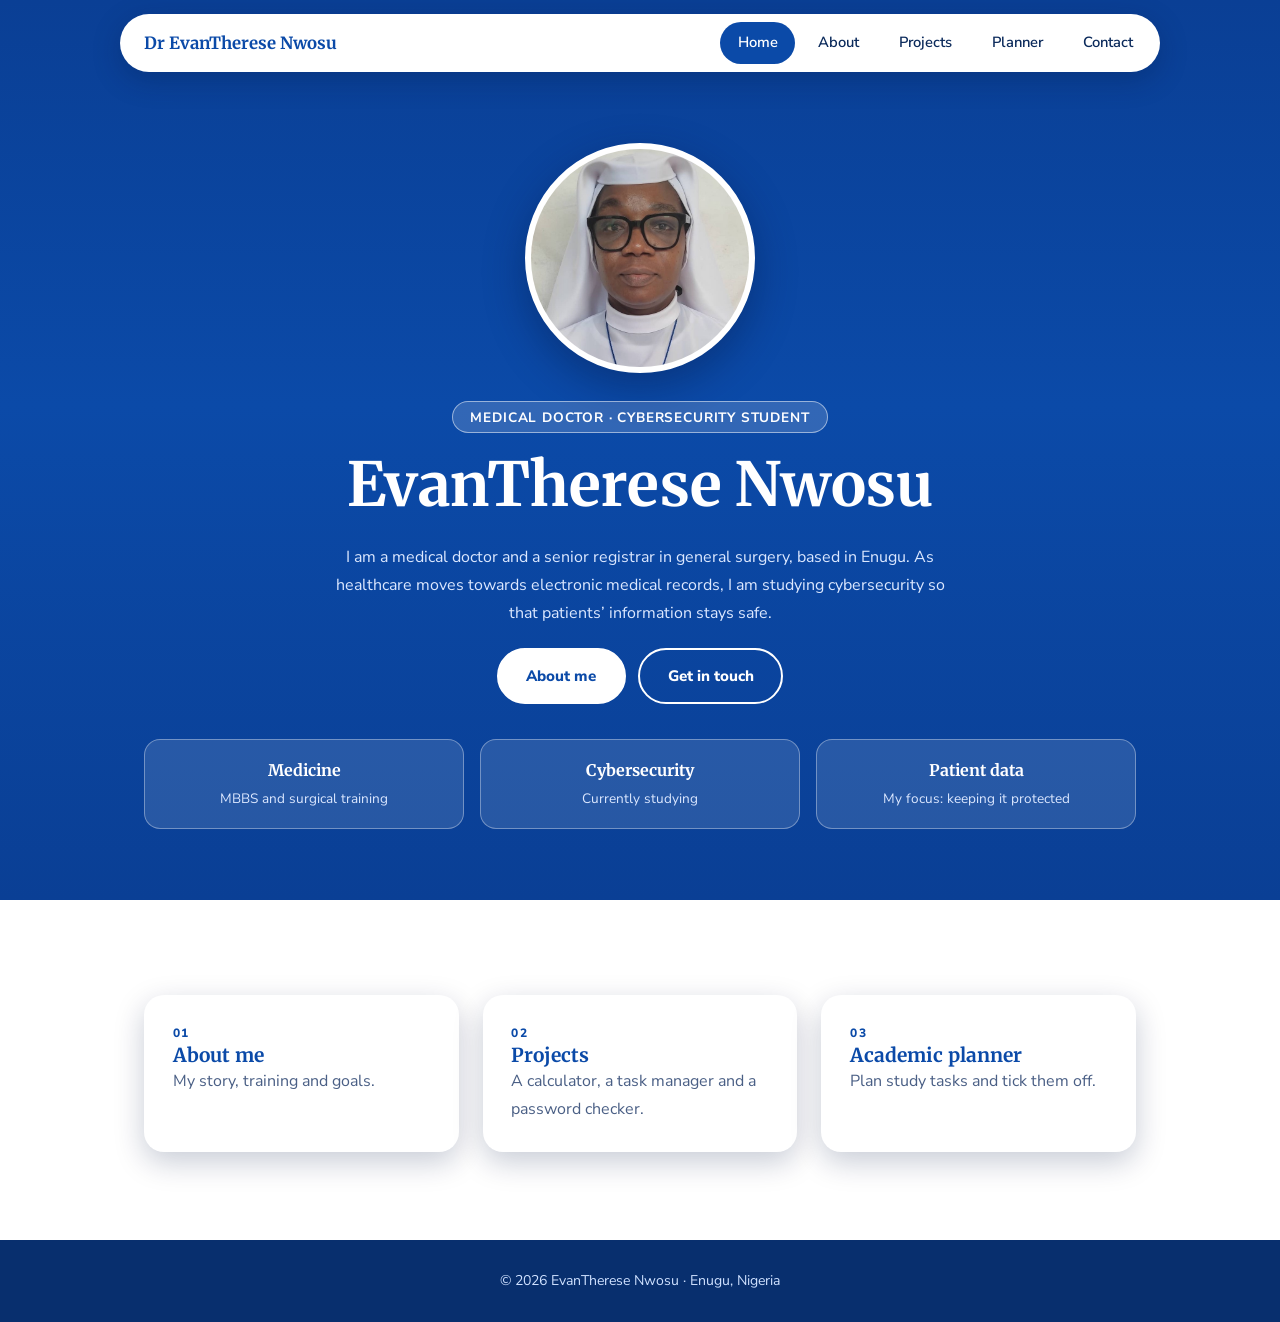
<file: index.html>
<!DOCTYPE html>
<html lang="en">
<head>
<meta charset="UTF-8">
<meta name="viewport" content="width=device-width, initial-scale=1">
<title>Home | EvanTherese Nwosu</title>
<meta name="description" content="Portfolio of Dr EvanTherese Nwosu, medical doctor and cybersecurity student in Enugu.">
<link rel="preconnect" href="https://fonts.googleapis.com">
<link rel="preconnect" href="https://fonts.gstatic.com" crossorigin>
<link href="https://fonts.googleapis.com/css2?family=Merriweather:wght@400;700&family=Nunito+Sans:wght@400;600;800&display=swap" rel="stylesheet">
<link rel="stylesheet" href="style.css">
</head>
<body>
<div class="glow" id="glow" aria-hidden="true"></div>
<header class="site-header">
<div class="pill">
<a class="brand" href="index.html">Dr EvanTherese Nwosu</a>
<button class="menu-btn" id="menuBtn" aria-label="Toggle menu" aria-expanded="false" aria-controls="menu">&#9776;</button>
<nav class="nav" aria-label="Main navigation"><ul id="menu"><li><a href="index.html" aria-current="page">Home</a></li><li><a href="about.html">About</a></li><li><a href="projects.html">Projects</a></li><li><a href="planner.html">Planner</a></li><li><a href="contact.html">Contact</a></li></ul></nav>
</div>
</header>
<main>

<section class="hero">
<div class="wrap">
<div class="photo"><img src="image.jpeg" alt="Portrait of EvanTherese Nwosu" width="700" height="700"></div>
<span class="badge">MEDICAL DOCTOR &middot; CYBERSECURITY STUDENT</span>
<h1>EvanTherese Nwosu</h1>
<p class="intro">I am a medical doctor and a senior registrar in general surgery, based in Enugu. As healthcare moves towards electronic medical records, I am studying cybersecurity so that patients&rsquo; information stays safe.</p>
<div class="btns"><a class="btn" href="about.html">About me</a><a class="btn ghost" href="contact.html">Get in touch</a></div>
<div class="facts">
<div class="fact"><b>Medicine</b><span>MBBS and surgical training</span></div>
<div class="fact"><b>Cybersecurity</b><span>Currently studying</span></div>
<div class="fact"><b>Patient data</b><span>My focus: keeping it protected</span></div>
</div>
</div>
</section>
<section>
<div class="wrap">
<h2>Explore my portfolio</h2>
<div class="grid" style="margin-top:1.3rem">
<a class="card" href="about.html"><p class="num">01</p><h3>About me</h3><p>My story, training and goals.</p></a>
<a class="card" href="projects.html"><p class="num">02</p><h3>Projects</h3><p>A calculator, a task manager and a password checker.</p></a>
<a class="card" href="planner.html"><p class="num">03</p><h3>Academic planner</h3><p>Plan study tasks and tick them off.</p></a>
</div>
</div>
</section>
</main>
<footer class="site-footer">
<p>&copy; 2026 EvanTherese Nwosu &middot; Enugu, Nigeria</p>
</footer>
<script src="main.js"></script>

</body>
</html>
</file>
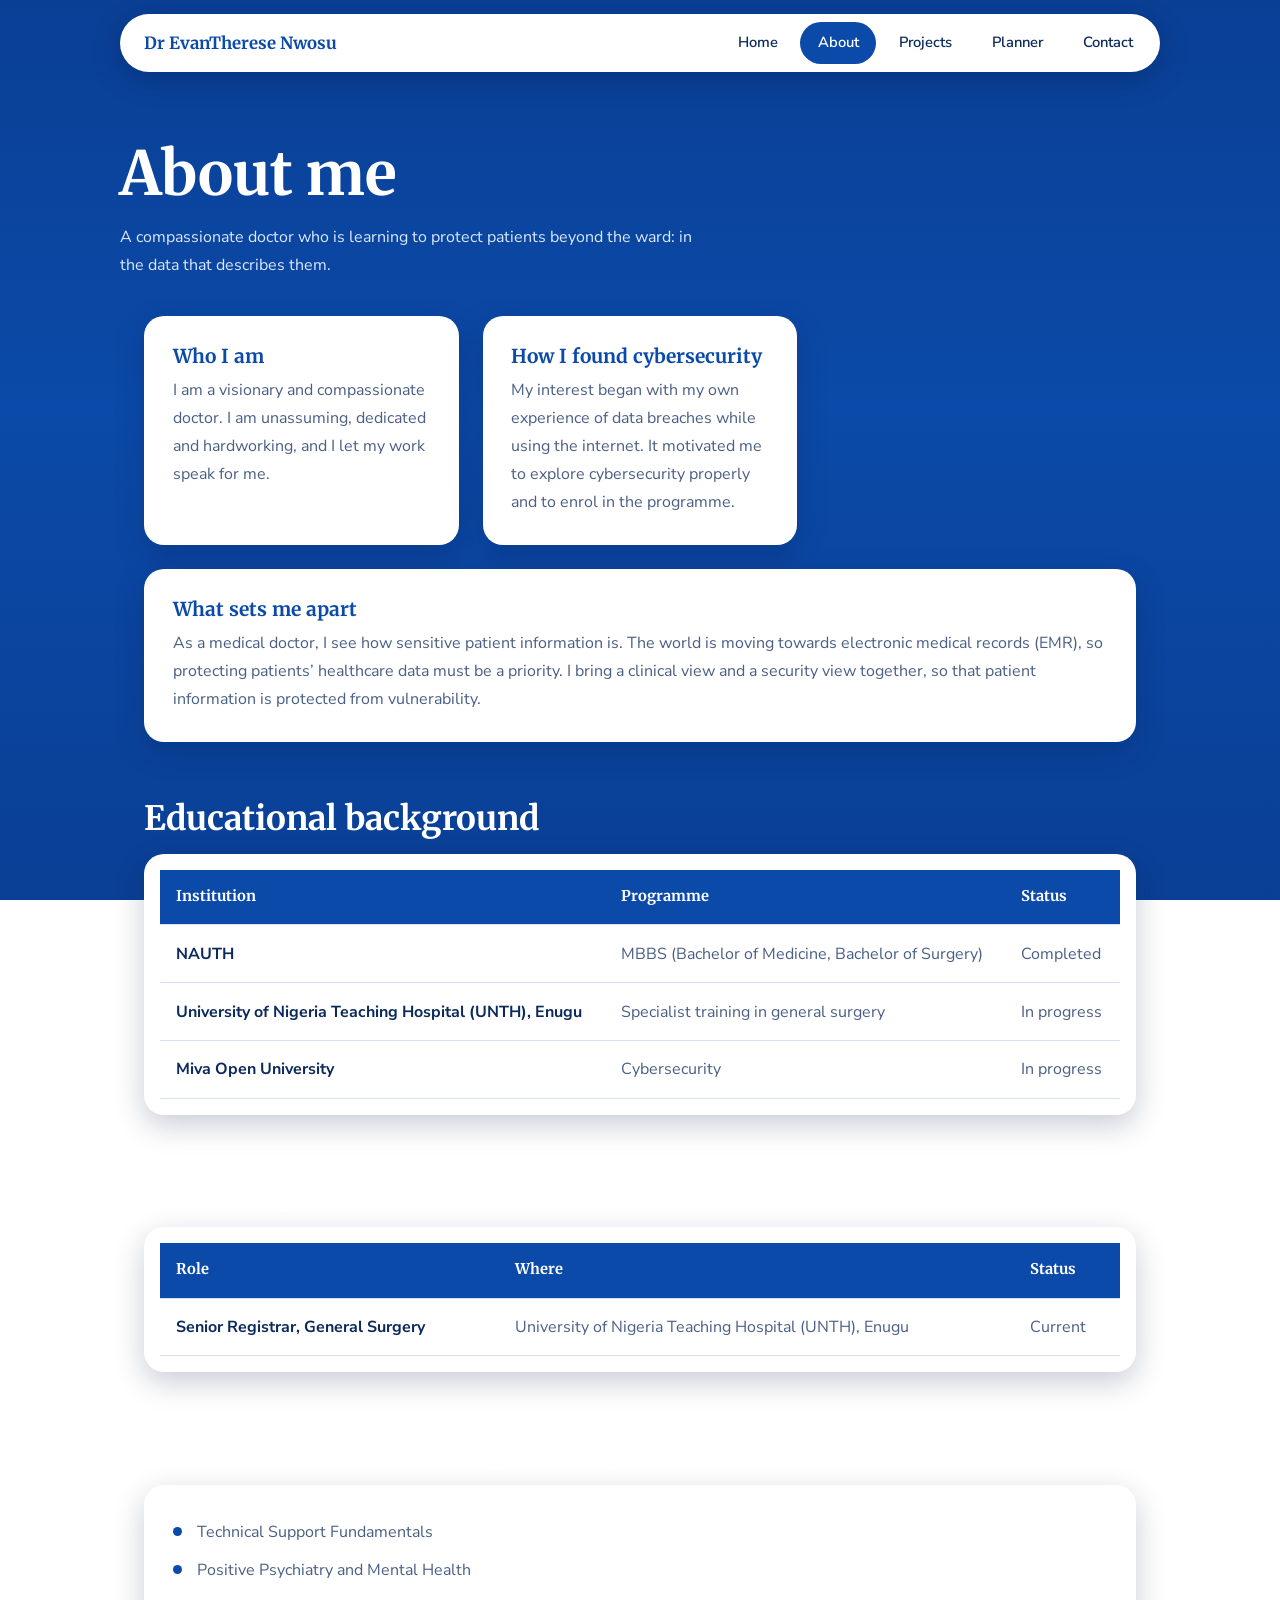
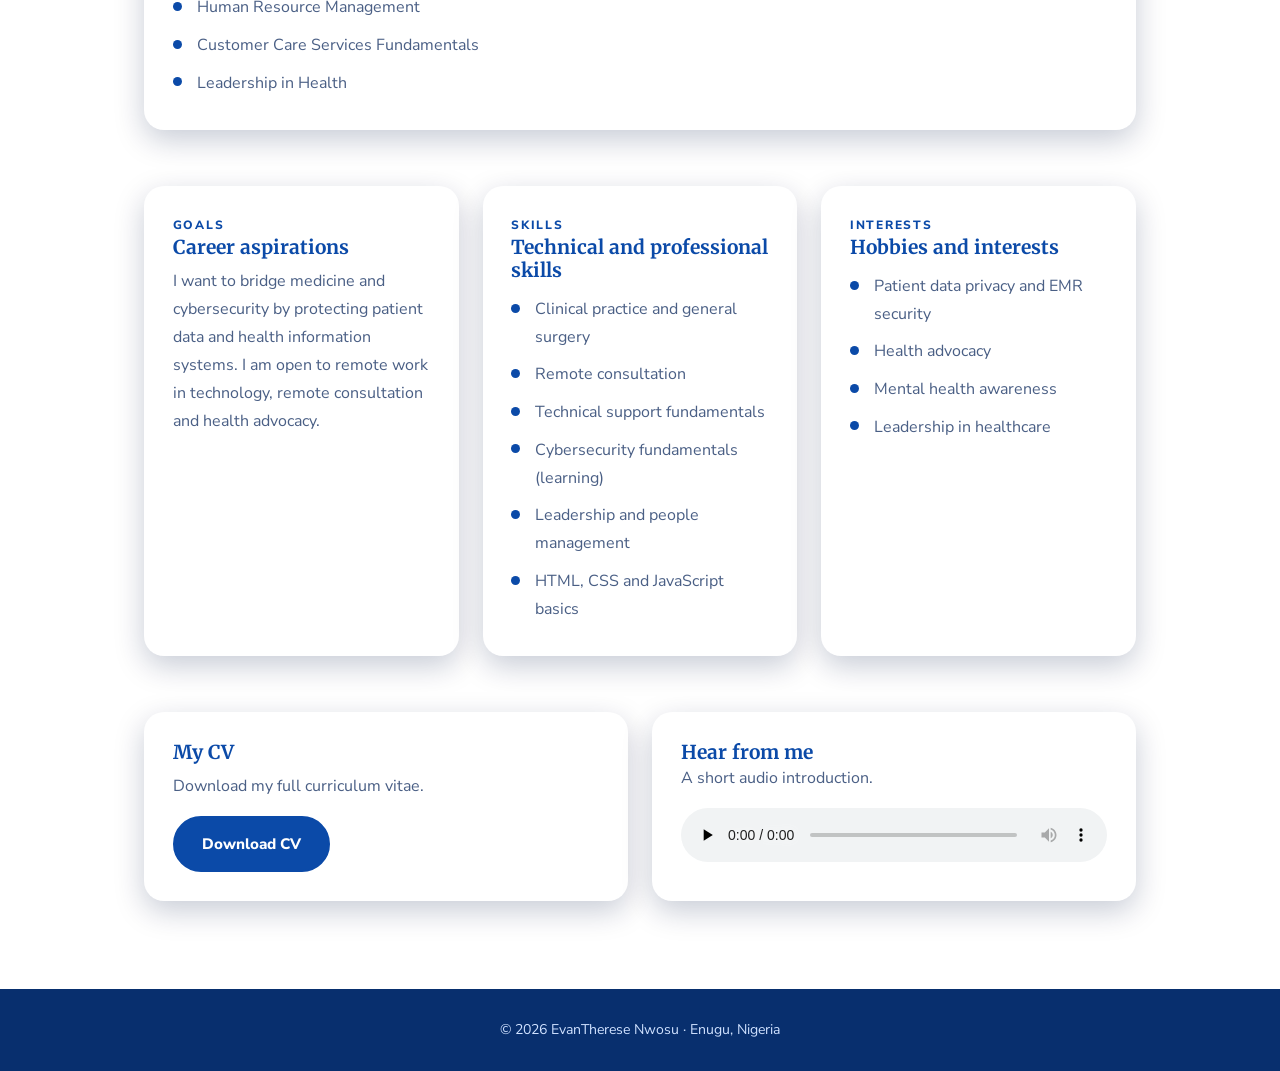
<file: about.html>
<!DOCTYPE html>
<html lang="en">
<head>
<meta charset="UTF-8">
<meta name="viewport" content="width=device-width, initial-scale=1">
<title>About Me | EvanTherese Nwosu</title>
<meta name="description" content="Training, experience and goals of Dr EvanTherese Nwosu.">
<link rel="preconnect" href="https://fonts.googleapis.com">
<link rel="preconnect" href="https://fonts.gstatic.com" crossorigin>
<link href="https://fonts.googleapis.com/css2?family=Merriweather:wght@400;700&family=Nunito+Sans:wght@400;600;800&display=swap" rel="stylesheet">
<link rel="stylesheet" href="style.css">
</head>
<body>
<div class="glow" id="glow" aria-hidden="true"></div>
<header class="site-header">
<div class="pill">
<a class="brand" href="index.html">Dr EvanTherese Nwosu</a>
<button class="menu-btn" id="menuBtn" aria-label="Toggle menu" aria-expanded="false" aria-controls="menu">&#9776;</button>
<nav class="nav" aria-label="Main navigation"><ul id="menu"><li><a href="index.html">Home</a></li><li><a href="about.html" aria-current="page">About</a></li><li><a href="projects.html">Projects</a></li><li><a href="planner.html">Planner</a></li><li><a href="contact.html">Contact</a></li></ul></nav>
</div>
</header>
<main>

<div class="wrap page-title"><h1>About me</h1><p>A compassionate doctor who is learning to protect patients beyond the ward: in the data that describes them.</p></div>
<section>
<div class="wrap grid" style="grid-template-columns:repeat(auto-fit,minmax(300px,1fr))">
<div class="card"><h3>Who I am</h3><p style="margin-top:.5rem">I am a visionary and compassionate doctor. I am unassuming, dedicated and hardworking, and I let my work speak for me.</p></div>
<div class="card"><h3>How I found cybersecurity</h3><p style="margin-top:.5rem">My interest began with my own experience of data breaches while using the internet. It motivated me to explore cybersecurity properly and to enrol in the programme.</p></div>
<div class="card" style="grid-column:1/-1"><h3>What sets me apart</h3><p style="margin-top:.5rem">As a medical doctor, I see how sensitive patient information is. The world is moving towards electronic medical records (EMR), so protecting patients&rsquo; healthcare data must be a priority. I bring a clinical view and a security view together, so that patient information is protected from vulnerability.</p></div>
</div>
</section>
<section style="padding-top:0">
<div class="wrap">
<h2>Educational background</h2>
<div class="card table-scroll" style="margin-top:1rem;padding:1rem">
<table>
<caption style="position:absolute;left:-9999px">My education and training</caption>
<thead><tr><th scope="col">Institution</th><th scope="col">Programme</th><th scope="col">Status</th></tr></thead>
<tbody>
<tr><td>NAUTH</td><td>MBBS (Bachelor of Medicine, Bachelor of Surgery)</td><td>Completed</td></tr>
<tr><td>University of Nigeria Teaching Hospital (UNTH), Enugu</td><td>Specialist training in general surgery</td><td>In progress</td></tr>
<tr><td>Miva Open University</td><td>Cybersecurity</td><td>In progress</td></tr>
</tbody>
</table>
</div>
</div>
</section>
<section style="padding-top:0">
<div class="wrap">
<h2>Work experience</h2>
<div class="card table-scroll" style="margin-top:1rem;padding:1rem">
<table>
<caption style="position:absolute;left:-9999px">My work experience</caption>
<thead><tr><th scope="col">Role</th><th scope="col">Where</th><th scope="col">Status</th></tr></thead>
<tbody><tr><td>Senior Registrar, General Surgery</td><td>University of Nigeria Teaching Hospital (UNTH), Enugu</td><td>Current</td></tr></tbody>
</table>
</div>
</div>
</section>
<section style="padding-top:0">
<div class="wrap">
<h2>Courses and bootcamps completed</h2>
<div class="card" style="margin-top:1rem"><ul class="clean">
<li>Technical Support Fundamentals</li>
<li>Positive Psychiatry and Mental Health</li>
<li>Human Resource Management</li>
<li>Customer Care Services Fundamentals</li>
<li>Leadership in Health</li>
</ul></div>
</div>
</section>
<section style="padding-top:0">
<div class="wrap grid">
<div class="card"><p class="num">GOALS</p><h3>Career aspirations</h3><p style="margin-top:.5rem">I want to bridge medicine and cybersecurity by protecting patient data and health information systems. I am open to remote work in technology, remote consultation and health advocacy.</p></div>
<div class="card"><p class="num">SKILLS</p><h3>Technical and professional skills</h3><ul class="clean" style="margin-top:.5rem"><li>Clinical practice and general surgery</li><li>Remote consultation</li><li>Technical support fundamentals</li><li>Cybersecurity fundamentals (learning)</li><li>Leadership and people management</li><li>HTML, CSS and JavaScript basics</li></ul></div>
<div class="card"><p class="num">INTERESTS</p><h3>Hobbies and interests</h3><ul class="clean" style="margin-top:.5rem"><li>Patient data privacy and EMR security</li><li>Health advocacy</li><li>Mental health awareness</li><li>Leadership in healthcare</li></ul></div>
</div>
</section>
<section style="padding-top:0">
<div class="wrap grid">
<div class="card"><h3>My CV</h3><p style="margin:.5rem 0 1rem">Download my full curriculum vitae.</p><a class="btn" href="cv.pdf" download>Download CV</a></div>
<div class="card"><h3>Hear from me</h3><p>A short audio introduction.</p>
<audio controls preload="none"><source src="intro.mp3" type="audio/mpeg">Your browser does not support the audio element.</audio></div>
</div>
</section>
</main>
<footer class="site-footer">
<p>&copy; 2026 EvanTherese Nwosu &middot; Enugu, Nigeria</p>
</footer>
<script src="main.js"></script>

</body>
</html>
</file>
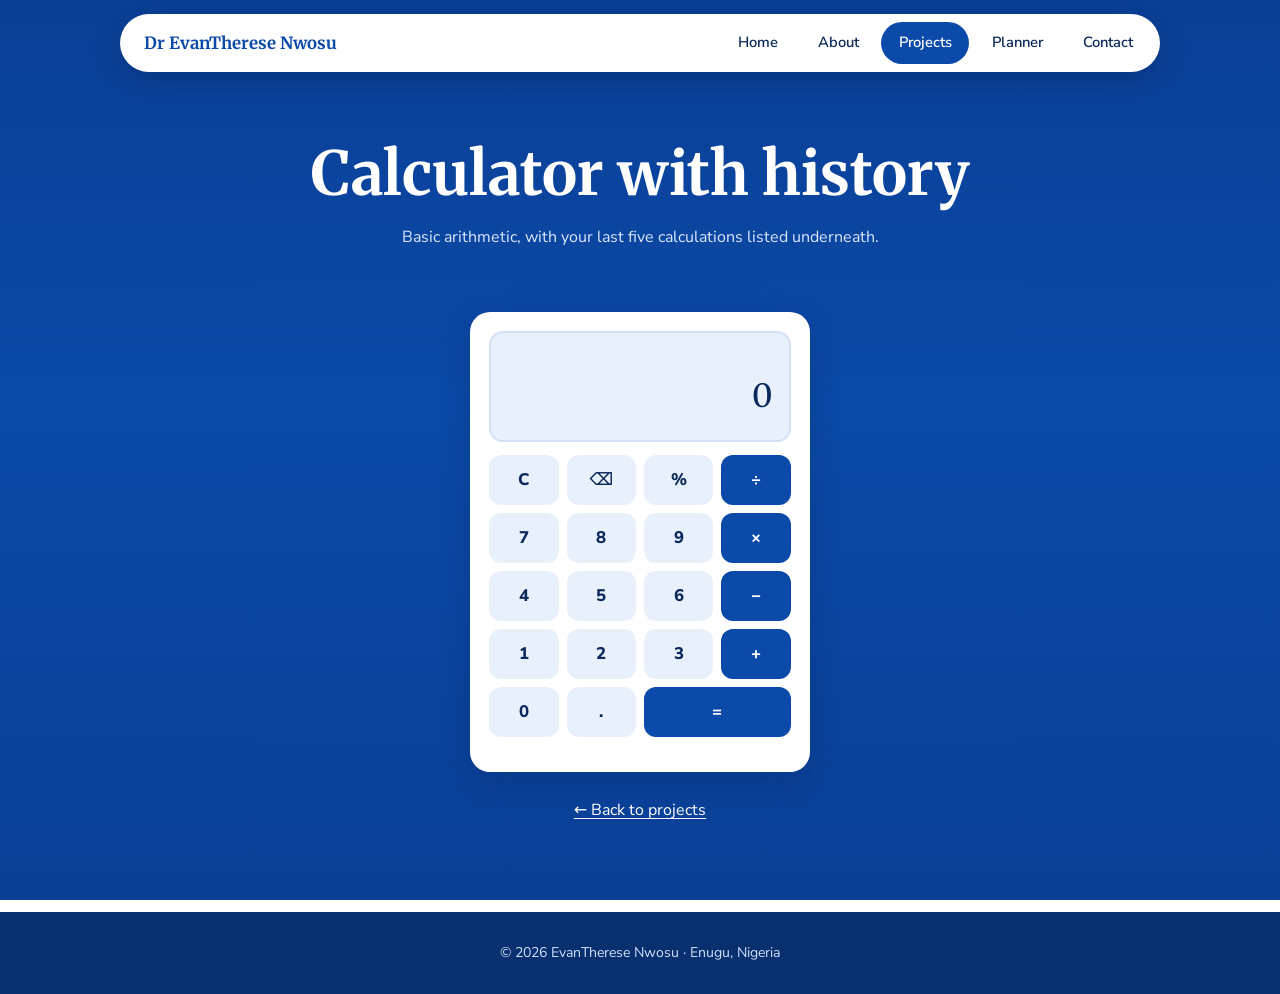
<file: calculator.html>
<!DOCTYPE html>
<html lang="en">
<head>
<meta charset="UTF-8">
<meta name="viewport" content="width=device-width, initial-scale=1">
<title>Calculator | EvanTherese Nwosu</title>
<meta name="description" content="Calculator with history.">
<link rel="preconnect" href="https://fonts.googleapis.com">
<link rel="preconnect" href="https://fonts.gstatic.com" crossorigin>
<link href="https://fonts.googleapis.com/css2?family=Merriweather:wght@400;700&family=Nunito+Sans:wght@400;600;800&display=swap" rel="stylesheet">
<link rel="stylesheet" href="style.css">
</head>
<body>
<div class="glow" id="glow" aria-hidden="true"></div>
<header class="site-header">
<div class="pill">
<a class="brand" href="index.html">Dr EvanTherese Nwosu</a>
<button class="menu-btn" id="menuBtn" aria-label="Toggle menu" aria-expanded="false" aria-controls="menu">&#9776;</button>
<nav class="nav" aria-label="Main navigation"><ul id="menu"><li><a href="index.html">Home</a></li><li><a href="about.html">About</a></li><li><a href="projects.html" aria-current="page">Projects</a></li><li><a href="planner.html">Planner</a></li><li><a href="contact.html">Contact</a></li></ul></nav>
</div>
</header>
<main>

<div class="wrap page-title title-center"><h1>Calculator with history</h1><p>Basic arithmetic, with your last five calculations listed underneath.</p></div>
<section>
<div class="wrap">
<div class="card calc">
<div class="calc-screen"><small id="expr"></small><output id="display" aria-live="polite">0</output></div>
<div class="keys">
<button data-k="C">C</button><button data-k="DEL">&#9003;</button><button data-k="%">%</button><button data-k="÷" class="op">&divide;</button>
<button data-k="7">7</button><button data-k="8">8</button><button data-k="9">9</button><button data-k="×" class="op">&times;</button>
<button data-k="4">4</button><button data-k="5">5</button><button data-k="6">6</button><button data-k="−" class="op">&minus;</button>
<button data-k="1">1</button><button data-k="2">2</button><button data-k="3">3</button><button data-k="+" class="op">+</button>
<button data-k="0">0</button><button data-k=".">.</button><button data-k="=" class="op" style="grid-column:span 2">=</button>
</div>
<ul id="history" aria-label="Calculation history"></ul>
</div>
<p style="text-align:center"><a href="projects.html">&larr; Back to projects</a></p>
</div>
</section>
</main>
<footer class="site-footer">
<p>&copy; 2026 EvanTherese Nwosu &middot; Enugu, Nigeria</p>
</footer>
<script src="main.js"></script>
<script src="calculator.js"></script>
</body>
</html>
</file>
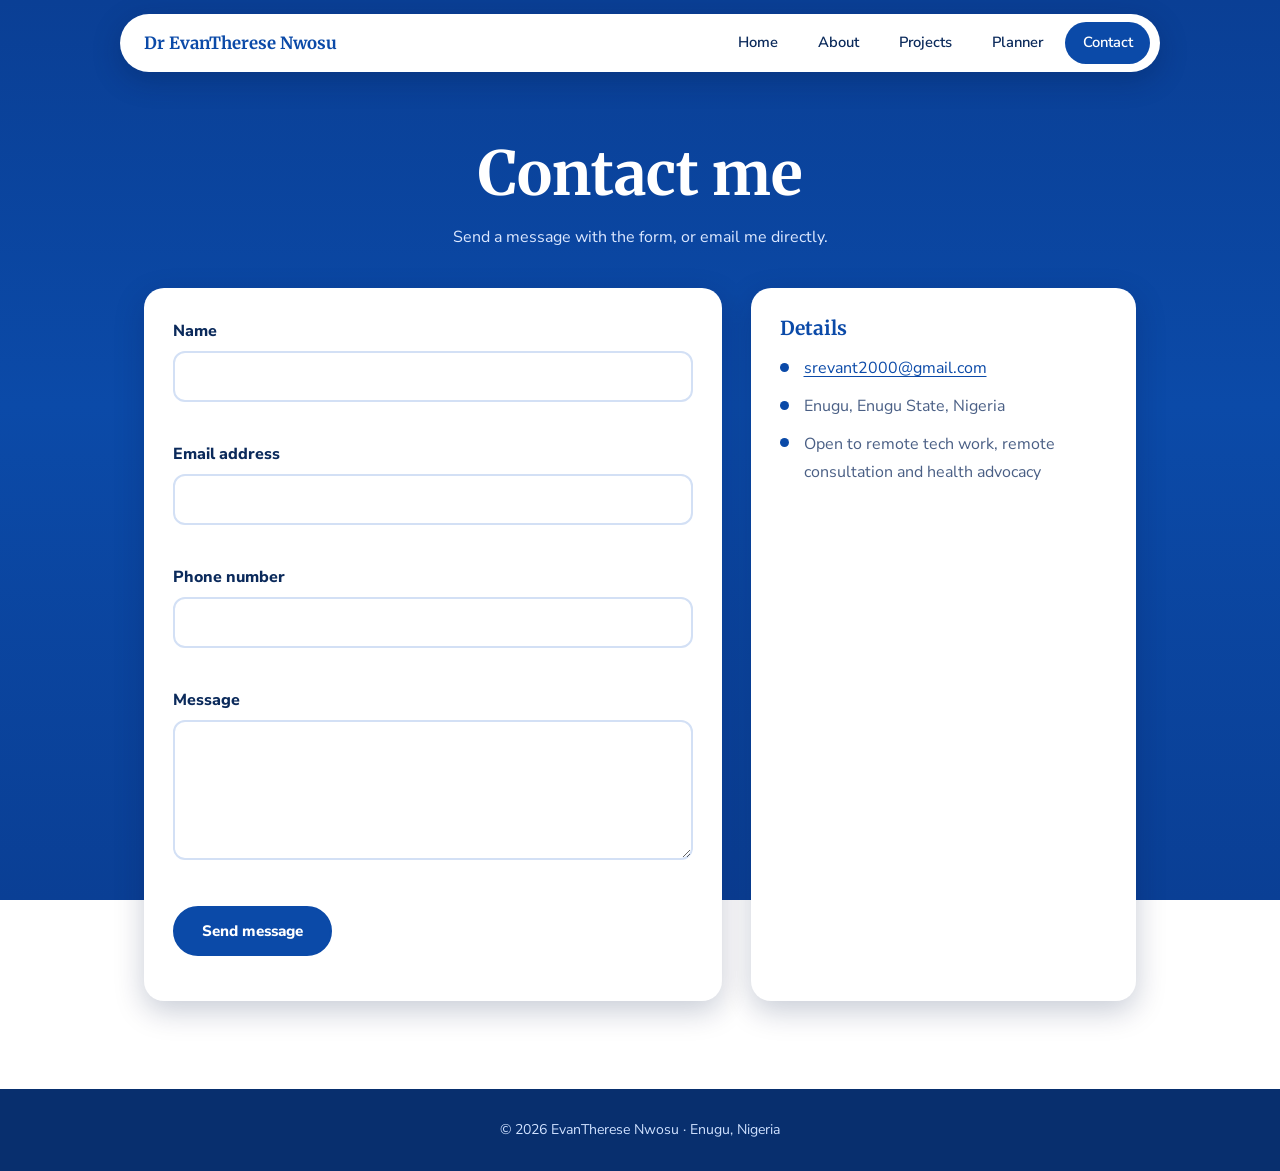
<file: contact.html>
<!DOCTYPE html>
<html lang="en">
<head>
<meta charset="UTF-8">
<meta name="viewport" content="width=device-width, initial-scale=1">
<title>Contact | EvanTherese Nwosu</title>
<meta name="description" content="Contact EvanTherese Nwosu.">
<link rel="preconnect" href="https://fonts.googleapis.com">
<link rel="preconnect" href="https://fonts.gstatic.com" crossorigin>
<link href="https://fonts.googleapis.com/css2?family=Merriweather:wght@400;700&family=Nunito+Sans:wght@400;600;800&display=swap" rel="stylesheet">
<link rel="stylesheet" href="style.css">
</head>
<body>
<div class="glow" id="glow" aria-hidden="true"></div>
<header class="site-header">
<div class="pill">
<a class="brand" href="index.html">Dr EvanTherese Nwosu</a>
<button class="menu-btn" id="menuBtn" aria-label="Toggle menu" aria-expanded="false" aria-controls="menu">&#9776;</button>
<nav class="nav" aria-label="Main navigation"><ul id="menu"><li><a href="index.html">Home</a></li><li><a href="about.html">About</a></li><li><a href="projects.html">Projects</a></li><li><a href="planner.html">Planner</a></li><li><a href="contact.html" aria-current="page">Contact</a></li></ul></nav>
</div>
</header>
<main>

<div class="wrap page-title title-center"><h1>Contact me</h1><p>Send a message with the form, or email me directly.</p></div>
<section>
<div class="wrap contact">
<form class="card" id="contactForm" novalidate>
<div class="field"><label for="name">Name</label><input type="text" id="name" name="name" autocomplete="name"><p class="error" id="nameError"></p></div>
<div class="field"><label for="email">Email address</label><input type="text" id="email" name="email" autocomplete="email"><p class="error" id="emailError"></p></div>
<div class="field"><label for="phone">Phone number</label><input type="text" id="phone" name="phone" inputmode="numeric" autocomplete="tel"><p class="error" id="phoneError"></p></div>
<div class="field"><label for="message">Message</label><textarea id="message" name="message" rows="5"></textarea><p class="error" id="messageError"></p></div>
<button class="btn" type="submit">Send message</button>
<p id="formStatus" role="status"></p>
</form>
<aside class="card">
<h3>Details</h3>
<ul class="clean" style="margin-top:.6rem"><li><a href="mailto:srevant2000@gmail.com">srevant2000@gmail.com</a></li><li>Enugu, Enugu State, Nigeria</li><li>Open to remote tech work, remote consultation and health advocacy</li></ul>
</aside>
</div>
</section>
</main>
<footer class="site-footer">
<p>&copy; 2026 EvanTherese Nwosu &middot; Enugu, Nigeria</p>
</footer>
<script src="main.js"></script>
<script src="contact.js"></script>
</body>
</html>
</file>
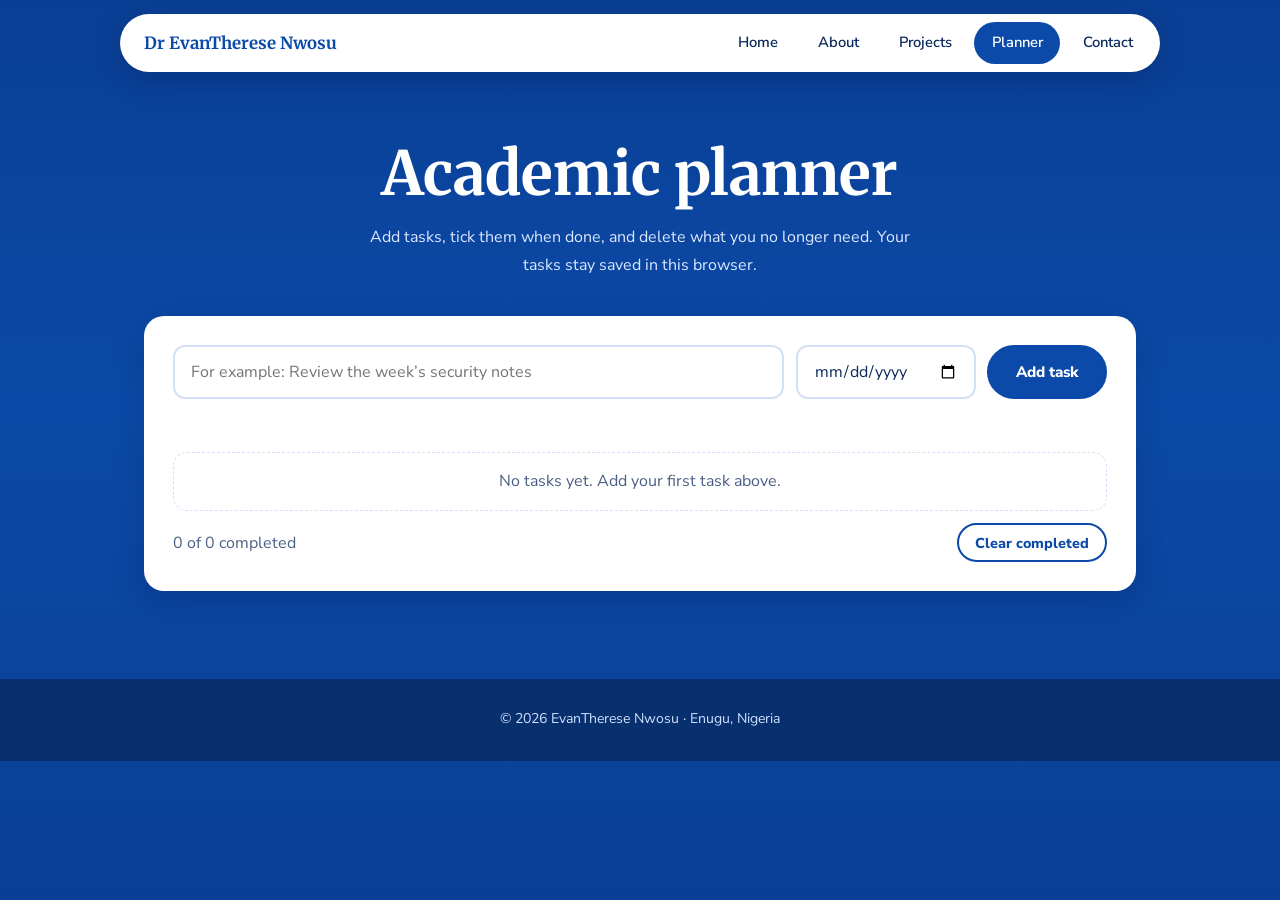
<file: planner.html>
<!DOCTYPE html>
<html lang="en">
<head>
<meta charset="UTF-8">
<meta name="viewport" content="width=device-width, initial-scale=1">
<title>Academic Planner | EvanTherese Nwosu</title>
<meta name="description" content="Plan study tasks and deadlines.">
<link rel="preconnect" href="https://fonts.googleapis.com">
<link rel="preconnect" href="https://fonts.gstatic.com" crossorigin>
<link href="https://fonts.googleapis.com/css2?family=Merriweather:wght@400;700&family=Nunito+Sans:wght@400;600;800&display=swap" rel="stylesheet">
<link rel="stylesheet" href="style.css">
</head>
<body>
<div class="glow" id="glow" aria-hidden="true"></div>
<header class="site-header">
<div class="pill">
<a class="brand" href="index.html">Dr EvanTherese Nwosu</a>
<button class="menu-btn" id="menuBtn" aria-label="Toggle menu" aria-expanded="false" aria-controls="menu">&#9776;</button>
<nav class="nav" aria-label="Main navigation"><ul id="menu"><li><a href="index.html">Home</a></li><li><a href="about.html">About</a></li><li><a href="projects.html">Projects</a></li><li><a href="planner.html" aria-current="page">Planner</a></li><li><a href="contact.html">Contact</a></li></ul></nav>
</div>
</header>
<main>

<div class="wrap page-title title-center"><h1>Academic planner</h1><p>Add tasks, tick them when done, and delete what you no longer need. Your tasks stay saved in this browser.</p></div>
<section>
<div class="wrap">
<div class="card">
<form id="taskForm" class="add-task" novalidate>
<label for="taskInput" style="position:absolute;left:-9999px">Task</label>
<input type="text" id="taskInput" placeholder="For example: Review the week&rsquo;s security notes" maxlength="120">
<label for="taskDate" style="position:absolute;left:-9999px">Due date</label>
<input type="date" id="taskDate">
<button class="btn" type="submit">Add task</button>
</form>
<p class="error" id="taskMsg" role="alert"></p>
<ul id="taskList"></ul>
<div class="stats"><span id="count">0 of 0 completed</span><button class="btn ghost" id="clearDone" type="button" style="padding:.45rem 1rem;font-size:.9rem">Clear completed</button></div>
</div>
</div>
</section>
</main>
<footer class="site-footer">
<p>&copy; 2026 EvanTherese Nwosu &middot; Enugu, Nigeria</p>
</footer>
<script src="main.js"></script>
<script src="planner.js"></script>
</body>
</html>
</file>
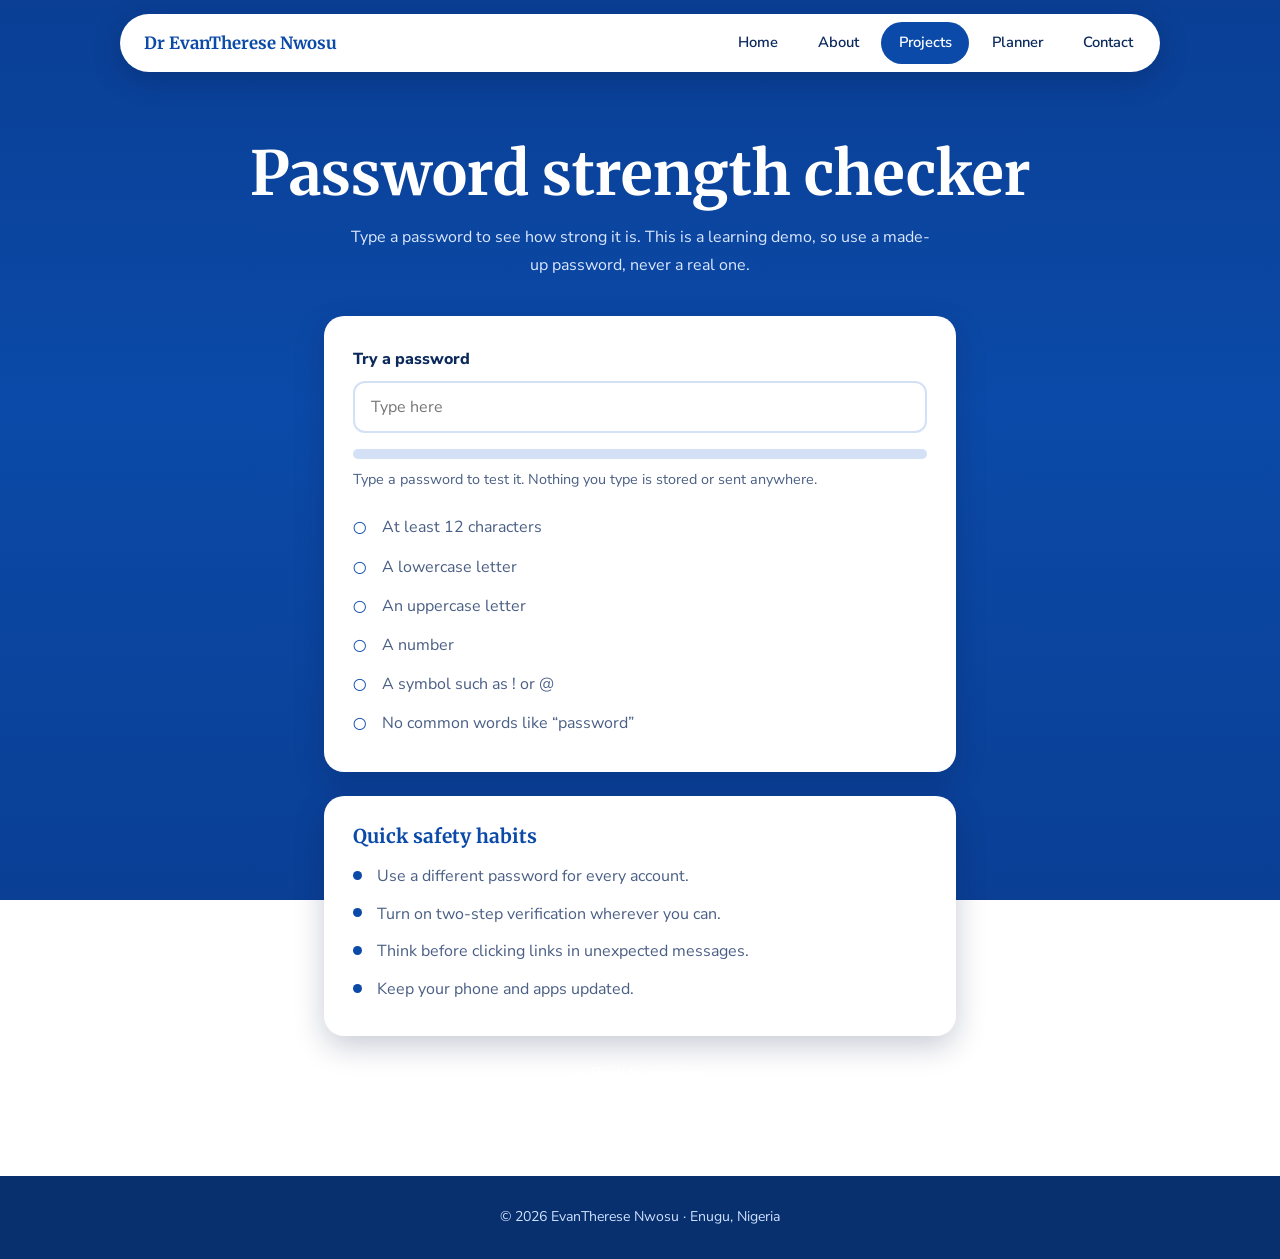
<file: safety.html>
<!DOCTYPE html>
<html lang="en">
<head>
<meta charset="UTF-8">
<meta name="viewport" content="width=device-width, initial-scale=1">
<title>Password Strength Checker | EvanTherese Nwosu</title>
<meta name="description" content="Check how strong a password is.">
<link rel="preconnect" href="https://fonts.googleapis.com">
<link rel="preconnect" href="https://fonts.gstatic.com" crossorigin>
<link href="https://fonts.googleapis.com/css2?family=Merriweather:wght@400;700&family=Nunito+Sans:wght@400;600;800&display=swap" rel="stylesheet">
<link rel="stylesheet" href="style.css">
</head>
<body>
<div class="glow" id="glow" aria-hidden="true"></div>
<header class="site-header">
<div class="pill">
<a class="brand" href="index.html">Dr EvanTherese Nwosu</a>
<button class="menu-btn" id="menuBtn" aria-label="Toggle menu" aria-expanded="false" aria-controls="menu">&#9776;</button>
<nav class="nav" aria-label="Main navigation"><ul id="menu"><li><a href="index.html">Home</a></li><li><a href="about.html">About</a></li><li><a href="projects.html" aria-current="page">Projects</a></li><li><a href="planner.html">Planner</a></li><li><a href="contact.html">Contact</a></li></ul></nav>
</div>
</header>
<main>

<div class="wrap page-title title-center"><h1>Password strength checker</h1><p>Type a password to see how strong it is. This is a learning demo, so use a made-up password, never a real one.</p></div>
<section>
<div class="wrap" style="max-width:680px">
<div class="card">
<label for="pw" style="font-weight:800;color:var(--ink)">Try a password</label>
<input type="text" id="pw" autocomplete="off" placeholder="Type here" style="margin-top:.5rem">
<div class="meter"><span id="bar"></span></div>
<p id="strength" style="font-size:.9rem">Type a password to test it. Nothing you type is stored or sent anywhere.</p>
<ul class="checks" id="checks">
<li>At least 12 characters</li><li>A lowercase letter</li><li>An uppercase letter</li><li>A number</li><li>A symbol such as ! or @</li><li>No common words like &ldquo;password&rdquo;</li>
</ul>
</div>
<div class="card" style="margin-top:1.5rem"><h3>Quick safety habits</h3>
<ul class="clean" style="margin-top:.6rem"><li>Use a different password for every account.</li><li>Turn on two-step verification wherever you can.</li><li>Think before clicking links in unexpected messages.</li><li>Keep your phone and apps updated.</li></ul></div>
<p style="text-align:center;margin-top:1.5rem"><a href="projects.html">&larr; Back to projects</a></p>
</div>
</section>
</main>
<footer class="site-footer">
<p>&copy; 2026 EvanTherese Nwosu &middot; Enugu, Nigeria</p>
</footer>
<script src="main.js"></script>
<script src="safety.js"></script>
</body>
</html>
</file>
<file: style.css>
:root{--blue:#0b4aa8;--blue-deep:#082f6e;--blue-soft:#e8f0fc;--ink:#0b2a5b;--muted:#4a5f85;--line:#d3e0f5;--white:#fff;--head:'Merriweather',Georgia,serif;--body:'Nunito Sans',system-ui,sans-serif}
*{box-sizing:border-box;margin:0;padding:0}
html{scroll-behavior:smooth}
body{background:linear-gradient(180deg,#0a3f95 0%,#0b4aa8 45%,#0a3f95 100%);background-attachment:fixed;color:#fff;font-family:var(--body);font-size:16px;line-height:1.75;overflow-x:hidden;position:relative}
h1,h2,h3{font-family:var(--head);font-weight:700;line-height:1.2}
h1{font-size:clamp(2.2rem,5.5vw,3.8rem)}h2{font-size:clamp(1.5rem,3vw,2.1rem);margin-bottom:.7rem}h3{font-size:1.2rem}
a{color:#fff;text-underline-offset:3px}a:hover{color:#cfe1ff}
img{max-width:100%;display:block}
:focus-visible{outline:3px solid #fff;outline-offset:3px}
.glow{position:fixed;top:0;left:0;width:460px;height:460px;margin:-230px 0 0 -230px;border-radius:50%;pointer-events:none;z-index:0;background:radial-gradient(circle,rgba(255,255,255,.34) 0%,rgba(255,255,255,.12) 40%,transparent 70%);opacity:0;transition:opacity .4s;will-change:transform}
.glow.on{opacity:1}
header,main,footer{position:relative;z-index:1}
.site-header{position:sticky;top:0;z-index:20;padding:.9rem 1rem}
.pill{max-width:1040px;margin:auto;background:#fff;border-radius:999px;padding:.5rem .6rem .5rem 1.5rem;display:flex;align-items:center;justify-content:space-between;box-shadow:0 8px 28px rgba(5,25,70,.28)}
.brand{font-family:var(--head);font-weight:700;color:var(--blue);text-decoration:none;font-size:1.05rem}
.nav ul{list-style:none;display:flex;gap:.3rem}
.nav a{display:block;padding:.5rem 1.1rem;border-radius:999px;color:var(--ink);text-decoration:none;font-weight:600;font-size:.92rem;transition:background .25s,color .25s}
.nav a:hover{background:var(--blue-soft);color:var(--blue)}
.nav a[aria-current="page"]{background:var(--blue);color:#fff}
.menu-btn{display:none;background:var(--blue);color:#fff;border:none;border-radius:999px;font-size:1.2rem;padding:.35rem .9rem;cursor:pointer}
.wrap{max-width:1040px;margin:auto;padding:0 1.5rem}
section{padding:3.5rem 0}
.hero{padding:3.5rem 0 3rem;text-align:center}
.photo{width:230px;height:230px;margin:0 auto 1.8rem;border-radius:50%;border:6px solid #fff;overflow:hidden;box-shadow:0 14px 40px rgba(5,25,70,.4);background:#fff}
.photo img{width:100%;height:100%;object-fit:cover}
.badge{display:inline-block;background:rgba(255,255,255,.16);border:1px solid rgba(255,255,255,.5);padding:.2rem 1.1rem;border-radius:999px;font-size:.85rem;font-weight:700;letter-spacing:.06em;margin-bottom:1rem}
.hero .intro{max-width:640px;margin:1.3rem auto;color:#dce8ff}
.btn{display:inline-block;padding:.8rem 1.7rem;border:2px solid #fff;border-radius:999px;background:#fff;color:var(--blue);font-family:var(--body);font-weight:800;font-size:.95rem;cursor:pointer;text-decoration:none;transition:transform .2s,background .2s,color .2s}
.btn:hover{background:var(--blue-deep);color:#fff;transform:translateY(-3px)}
.btn.ghost{background:transparent;color:#fff}.btn.ghost:hover{background:#fff;color:var(--blue)}
.btns{display:flex;gap:.8rem;flex-wrap:wrap;justify-content:center;margin-top:1.3rem}
.card .btn,.card .btn.ghost{border-color:var(--blue);background:var(--blue);color:#fff}.card .btn:hover{background:var(--blue-deep);border-color:var(--blue-deep)}
.card .btn.ghost{background:transparent;color:var(--blue)}.card .btn.ghost:hover{background:var(--blue);color:#fff}
.facts{display:grid;grid-template-columns:repeat(3,1fr);gap:1rem;margin-top:2.2rem}
.fact{background:rgba(255,255,255,.12);border:1px solid rgba(255,255,255,.35);border-radius:16px;padding:1rem}
.fact b{display:block;font-family:var(--head)}.fact span{font-size:.85rem;color:#dce8ff}
.card{background:#fff;color:var(--ink);border-radius:20px;padding:1.8rem;box-shadow:0 10px 30px rgba(5,25,70,.22);transition:transform .25s}
.card h2,.card h3{color:var(--blue)}.card p{color:var(--muted)}.card a{color:var(--blue)}.card a:hover{color:var(--blue-deep)}
a.card{display:block;text-decoration:none}a.card:hover{transform:translateY(-5px);color:inherit}
.card .num{font-size:.75rem;font-weight:800;letter-spacing:.14em;color:var(--blue)}
.grid{display:grid;grid-template-columns:repeat(auto-fit,minmax(250px,1fr));gap:1.5rem}
.page-title{padding:3.2rem 0 .5rem}.page-title p{max-width:58ch;margin-top:.8rem;color:#dce8ff}
.page-title+section{padding-top:1.8rem}
.title-center{text-align:center}.title-center p{margin-inline:auto}
ul.clean{list-style:none}ul.clean li{padding:.3rem 0 .3rem 1.5rem;position:relative;color:var(--muted)}
ul.clean li::before{content:"";position:absolute;left:0;top:.85rem;width:9px;height:9px;border-radius:50%;background:var(--blue)}
.table-scroll{overflow-x:auto}
table{width:100%;border-collapse:collapse;min-width:520px}
th,td{text-align:left;padding:.9rem 1rem;border-bottom:1px solid var(--line);vertical-align:top;color:var(--muted)}
th{background:var(--blue);color:#fff;font-family:var(--head);font-size:.92rem}
td:first-child{color:var(--ink);font-weight:700}
.tags{display:flex;flex-wrap:wrap;gap:.5rem;margin:.8rem 0}
.tags span{background:var(--blue-soft);color:var(--blue);padding:.1rem .8rem;border-radius:999px;font-size:.78rem;font-weight:800}
.project{padding:0;overflow:hidden;display:flex;flex-direction:column}
.project img{width:100%;height:auto;aspect-ratio:600/340}
.project .body{padding:1.5rem;display:flex;flex-direction:column;flex:1}
.project .btns{justify-content:flex-start;margin-top:auto;padding-top:.8rem}.project .btn{padding:.55rem 1.2rem;font-size:.9rem}
.note{background:rgba(255,255,255,.12);border:1px dashed rgba(255,255,255,.6);border-radius:16px;padding:1rem 1.3rem;margin-top:2.2rem;font-size:.92rem}
audio{width:100%;margin-top:1rem}
input,textarea{font-family:inherit;font-size:1rem;padding:.8rem 1rem;border:2px solid var(--line);border-radius:12px;background:#fff;color:var(--ink);width:100%}
input:focus,textarea:focus{border-color:var(--blue);outline:none;box-shadow:0 0 0 4px rgba(11,74,168,.15)}
.add-task{display:grid;grid-template-columns:1fr auto auto;gap:.7rem}
#taskList{list-style:none;margin-top:1.3rem}
#taskList li{display:flex;align-items:center;gap:1rem;padding:.9rem 1rem;border:1px solid var(--line);border-radius:14px;background:var(--blue-soft);margin-bottom:.7rem;animation:pop .3s ease}
#taskList li.done .label{text-decoration:line-through;color:#8396b8}
#taskList input[type=checkbox]{width:22px;height:22px;accent-color:var(--blue);flex:none}
.label{flex:1;word-break:break-word;color:var(--ink)}.label small{display:block;color:var(--muted)}
.del{background:none;border:none;color:var(--blue);font-family:inherit;font-weight:800;cursor:pointer;padding:.3rem .6rem;border-radius:8px}.del:hover{background:#fff}
.stats{display:flex;justify-content:space-between;align-items:center;flex-wrap:wrap;gap:.6rem;margin-top:.8rem;color:var(--muted)}
#taskList li.empty{display:block;text-align:center;color:var(--muted);border-style:dashed;background:transparent}
@keyframes pop{from{opacity:0;transform:scale(.97)}to{opacity:1;transform:none}}
.contact{display:grid;grid-template-columns:1.2fr .8fr;gap:1.8rem}
.field{margin-bottom:1.1rem}.field label{display:block;font-weight:800;color:var(--ink);margin-bottom:.35rem}
.error{color:#c62828;font-size:.85rem;font-weight:600;min-height:1.2em;margin-top:.25rem}
.field.invalid input,.field.invalid textarea{border-color:#c62828}
#formStatus,#taskMsg{margin-top:1rem;font-weight:800}
.calc{max-width:340px;margin:1.5rem auto;padding:1.2rem}
.calc-screen{background:var(--blue-soft);border:2px solid var(--line);border-radius:14px;padding:1rem;text-align:right;min-height:86px}
.calc-screen small{display:block;color:var(--muted);min-height:1.4em}.calc-screen output{font-family:var(--head);font-size:2rem;color:var(--ink);overflow-wrap:anywhere}
.keys{display:grid;grid-template-columns:repeat(4,1fr);gap:.5rem;margin-top:.8rem}
.keys button{min-height:50px;border:none;border-radius:12px;background:var(--blue-soft);color:var(--ink);font-family:var(--body);font-weight:800;font-size:1.05rem;cursor:pointer;transition:transform .15s,background .15s}
.keys button:hover{transform:translateY(-2px);background:#d3e0f5}.keys .op{background:var(--blue);color:#fff}.keys .op:hover{background:var(--blue-deep)}
#history{list-style:none;margin-top:1rem;font-size:.88rem;color:var(--muted)}#history li{padding:.3rem 0;border-bottom:1px solid var(--line)}
.meter{height:10px;background:var(--line);border-radius:99px;margin:1rem 0 .5rem;overflow:hidden}.meter span{display:block;height:100%;width:0;background:var(--blue);transition:width .3s,background .3s}
.checks{list-style:none;margin-top:1rem}.checks li{padding:.35rem 0 .35rem 1.8rem;position:relative;color:var(--muted)}
.checks li::before{content:"\25CB";position:absolute;left:0;color:var(--blue)}.checks li.ok{color:var(--ink);font-weight:700}.checks li.ok::before{content:"\25CF"}
.site-footer{background:var(--blue-deep);text-align:center;padding:1.8rem 1rem;font-size:.88rem;color:#cfe1ff;margin-top:2rem}
@media(max-width:820px){
 .menu-btn{display:block}.pill{border-radius:26px;position:relative}
 .nav{position:absolute;top:calc(100% + .5rem);left:0;right:0;background:#fff;border-radius:22px;box-shadow:0 8px 28px rgba(5,25,70,.28)}
 .nav ul{display:none;flex-direction:column;padding:.6rem}.nav ul.open{display:flex}
 .contact,.facts{grid-template-columns:1fr}.add-task{grid-template-columns:1fr}section{padding:2.8rem 0}.photo{width:190px;height:190px}
}
@media(prefers-reduced-motion:reduce){*{animation:none!important;transition:none!important}html{scroll-behavior:auto}.glow{display:none}}
</file>
